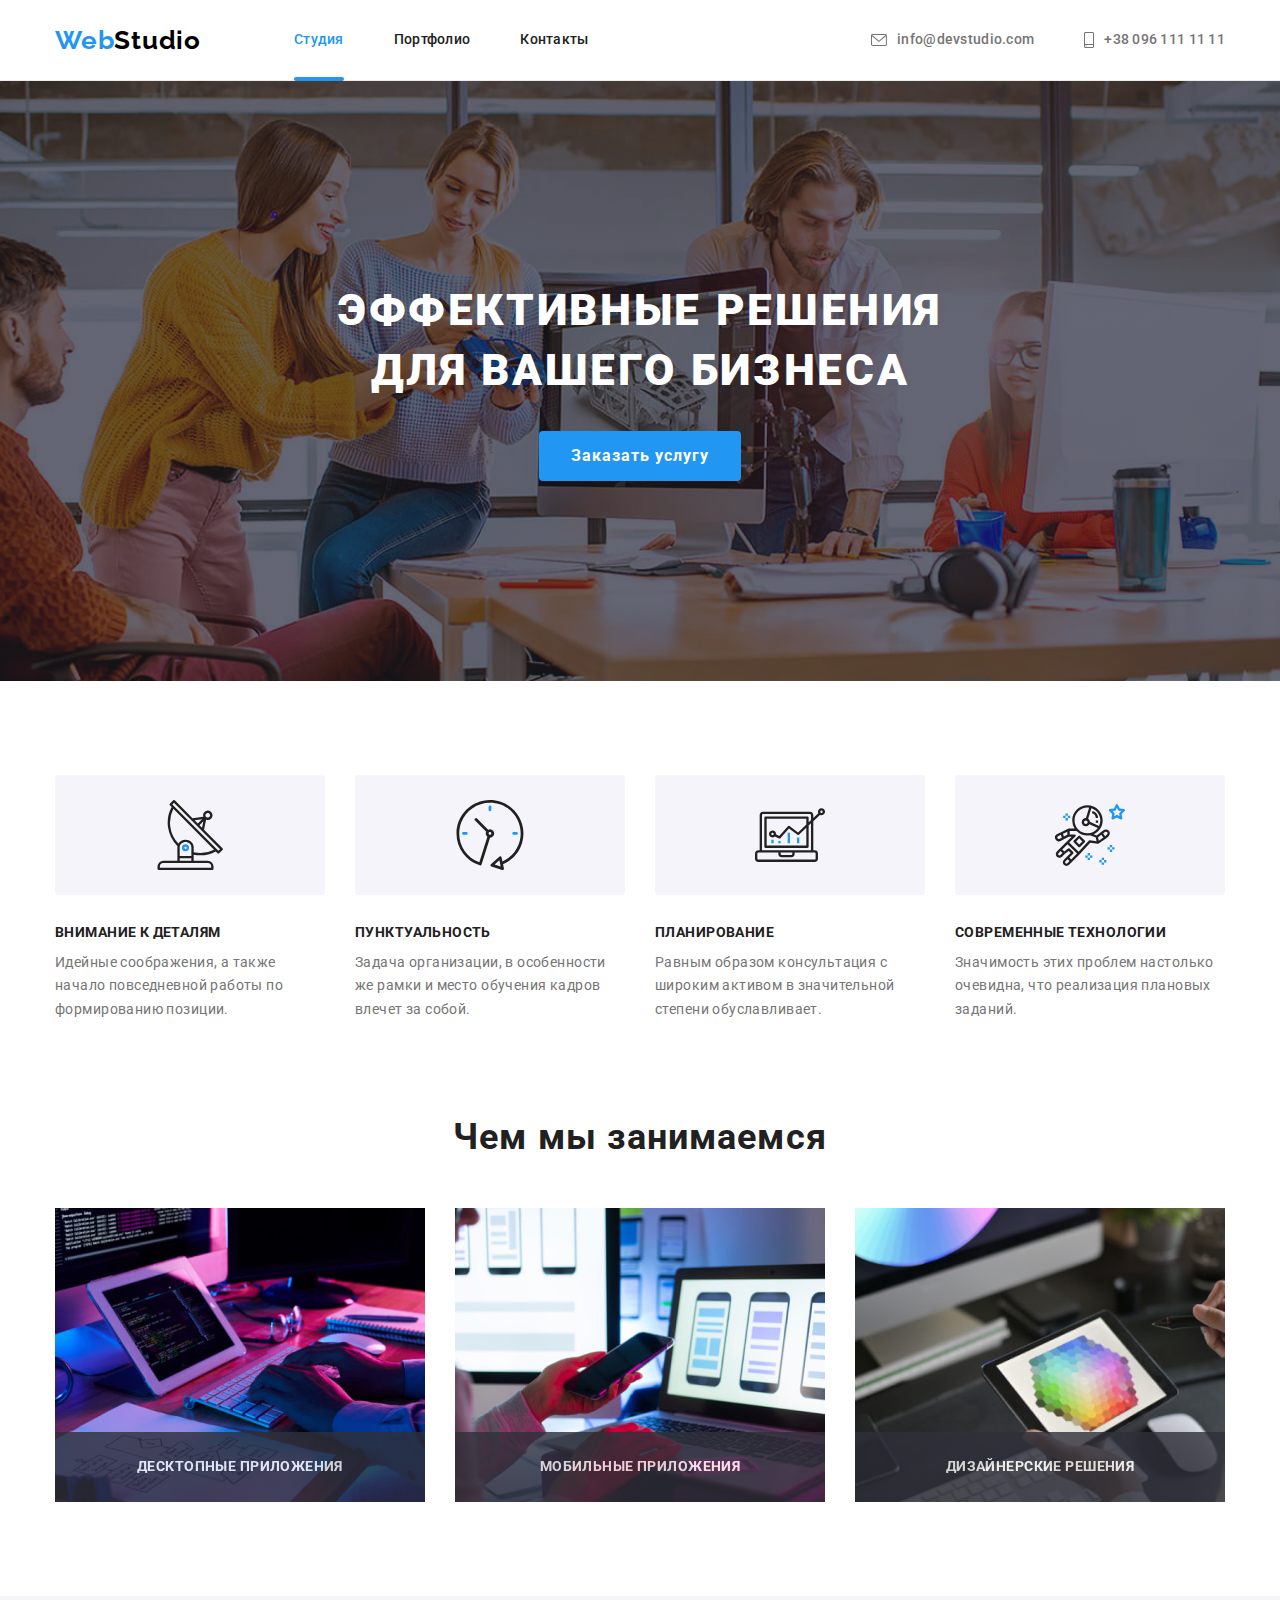
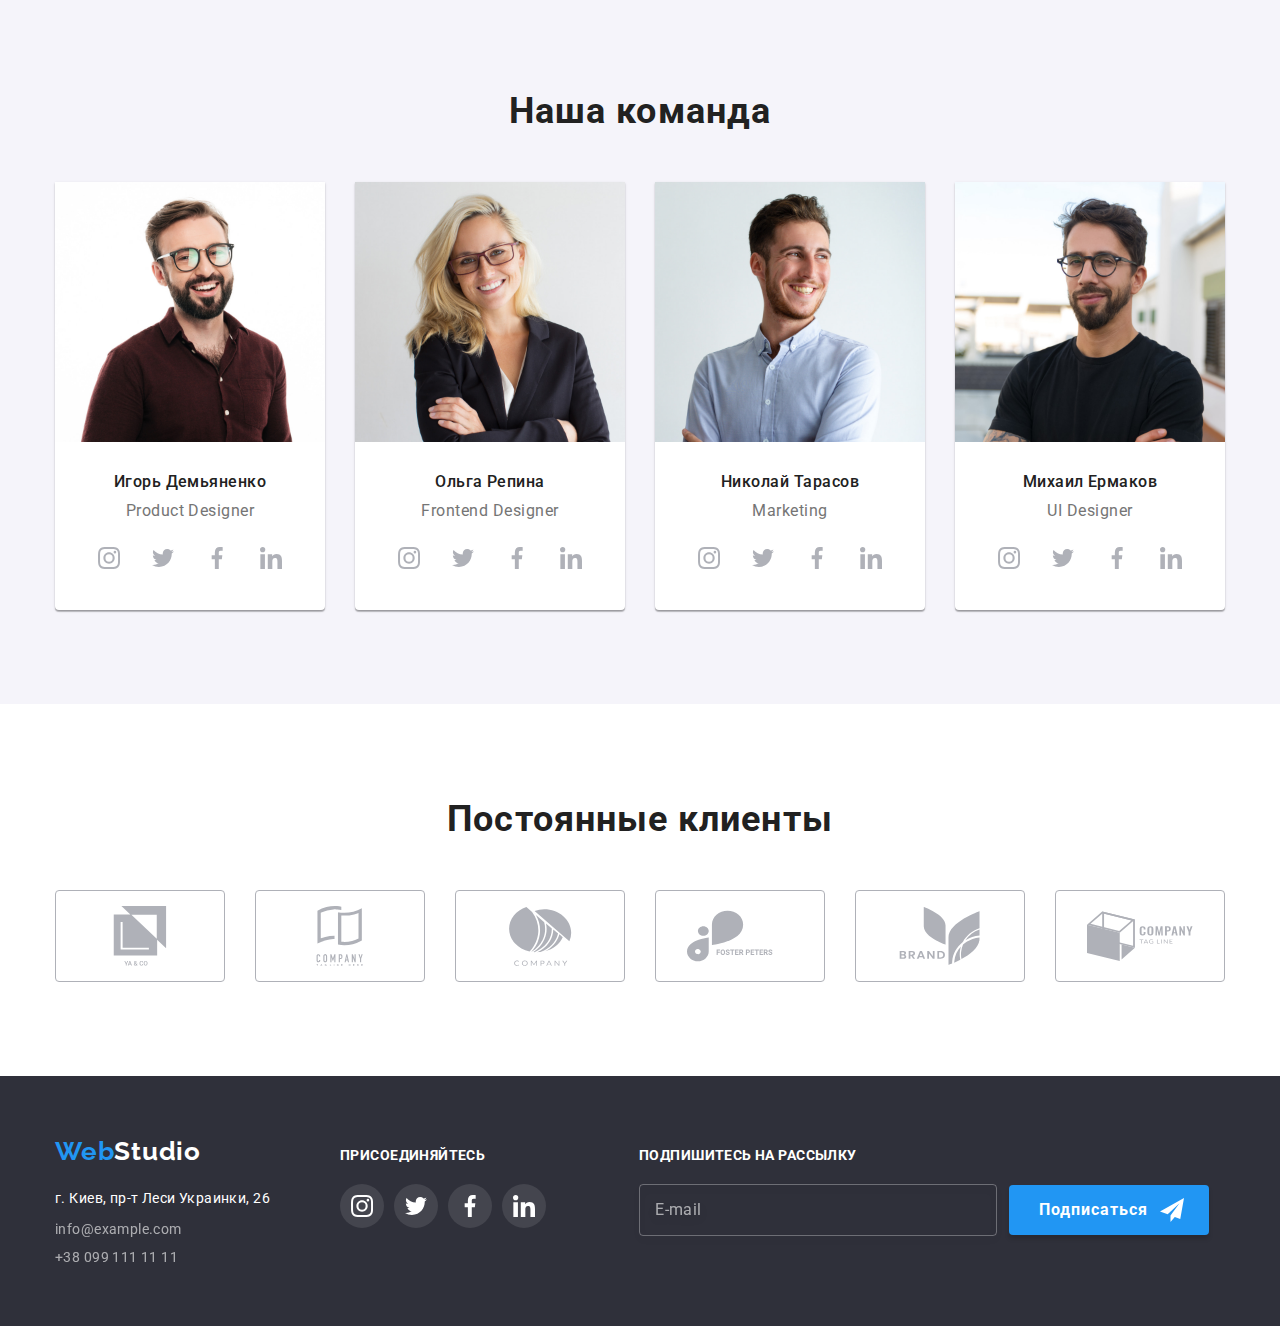
<file: index.html>
<!DOCTYPE html>
<html lang="ru">
    <head>
        <meta charset="UTF-8">
        <meta http-equiv="X-UA-Compatible" content="IE=edge">
        <meta name="viewport" content="width=device-width, initial-scale=1.0">
        <title>WebStudio Студия</title>

        <link rel="stylesheet" href="https://cdn.jsdelivr.net/npm/modern-normalize@1.1.0/modern-normalize.min.css">

        <link rel="preconnect" href="https://fonts.googleapis.com">
        <link rel="preconnect" href="https://fonts.gstatic.com" crossorigin>
        <link href="https://fonts.googleapis.com/css2?family=Raleway:wght@700&family=Roboto:wght@400;500;700;900&display=swap"
        rel="stylesheet">

        <link rel="stylesheet" href="./css/main.min.css">
    </head>

    <body>

        <header class="header">
            <div class="container header__container">
                <a class="header__link link" href="./index.html">
                    <span class="header__logo">Web</span>Studio
                </a>
                <nav class="header-nav">
                    <ul class="header-nav__list list">
                        <li class="header-nav__item">
                            <a class="header-nav__link link current" href="./index.html">Студия</a>
                        </li>
                        <li class="header-nav__item">
                            <a class="header-nav__link link" href="./portfolio.html">Портфолио</a>
                        </li>
                        <li class="header-nav__item">
                            <a class="header-nav__link link" href="">Контакты</a>
                        </li>
                    </ul>
                </nav>
                <ul class="header-contacts__list list">
                    <li class="header-contacts__item">
                        <a class="header-contacts__link link" href="mailto:info@devstudio.com">
                            <svg class="header-contacts__icon" width="16" height="12">
                                <use href="./images/icons.svg#envelope"></use>
                            </svg>
                            info@devstudio.com
                        </a>
                    </li>
                    <li class="header-contacts__item">
                        <a class="header-contacts__link link" href="tel:+380961111111">
                            <svg class="header-contacts__icon" width="10" height="16">
                                <use href="./images/icons.svg#smartphone"></use>
                            </svg>
                            +38 096 111 11 11
                        </a>
                    </li>
                </ul>
            </div>
        </header>

        <main>
            <!-- секция Заказать услугу -->
            <section class="order">
                <div class="container">
                    <h1 class="main-title">Эффективные решения <br>для вашего бизнеса</h1>
                    <button data-modal-open class="main-btn" type="button">Заказать услугу</button>
                </div>
            </section>

            <!-- секция Преимущества -->
            <section class="section advantage">
                <div class="container">
                    <h2 class="title visually-hidden" >Преимущества</h2>
                    <ul class="advantage-list list">
                        <li class="advantage-item">
                            <div  class="advantage-img">
                                <svg class="advantage-icon" width="70" height="70">
                                    <use href="./images/icons.svg#sputnik"></use>
                                </svg>
                            </div>    
                            <h3 class="advantage-title">Внимание к деталям</h3>
                            <p class="advantage-descrtp">Идейные соображения, а также начало повседневной работы по формированию позиции.
                            </p>
                        </li>
                        <li class="advantage-item">
                            <div class="advantage-img">
                                <svg class="advantage-icon" width="70" height="70">
                                    <use href="./images/icons.svg#clock"></use>
                                </svg>
                            </div>
                            <h3 class="advantage-title">Пунктуальность</h3>
                            <p class="advantage-descrtp">Задача организации, в особенности же рамки и место обучения кадров влечет за собой.
                            </p>
                        </li>
                        <li class="advantage-item">
                            <div class="advantage-img">
                                <svg class="advantage-icon" width="70" height="70">
                                    <use href="./images/icons.svg#diagram"></use>
                                </svg>
                            </div>
                            <h3 class="advantage-title">Планирование</h3>
                            <p class="advantage-descrtp">Равным образом консультация с широким активом в значительной степени обуславливает.
                            </p>
                        </li>
                        <li class="advantage-item">
                            <div class="advantage-img">                            
                                <svg class="advantage-icon" width="70" height="70">
                                    <use href="./images/icons.svg#astronaut"></use>
                                </svg>
                            </div>
                            <h3 class="advantage-title">Современные технологии</h3>
                            <p class="advantage-descrtp">Значимость этих проблем настолько очевидна, что реализация плановых заданий.</p>
                        </li>
                    </ul>
                </div>
                
            </section>

            <!-- секция Чем мы занимаемся -->
            <section class="section workboard">
                <div class="container container-workboard">
                    <h2 class="title">Чем мы занимаемся</h2>
                    <ul class="workboard-list list">
                        <li class="workboard-item">
                            <div class="workboard-cont">
                                <img class="workboard-img" src="./images/keyboard.jpg" alt="работа за клавиатурой" width="370" height="294">
                                <p class="workboard-descrtp">Десктопные приложения</p>
                            </div>
                        </li>
                        <li class="workboard-item">
                            <div class="workboard-cont">
                                <img class="workboard-img" src="./images/laptop_phone.jpg" alt="работа с телефоном и с ноутбуком" width="370"
                                height="294">
                                <p class="workboard-descrtp">Мобильные приложения</p>
                            </div>
                        </li>
                        <li class="workboard-item">
                            <div class="workboard-cont">
                                <img class="workboard-img" src="./images/color_palette.jpg" alt="палитра цветов на планшете" width="370"
                                height="294">
                                <p class="workboard-descrtp">Дизайнерские решения</p>
                            </div>
                        </li>
                    </ul>
                </div>
            </section>
                
            <!-- секция Наша команда -->
            <section class="section team">
                <div class="container">
                    <h2 class="title">Наша команда</h2>
                    <ul class="team-list list">
                        <li class="team-item">
                                <img class="member-photo" src="./images/yhor_demyanenko.jpg" alt="Игорь Демьяненко" width="270" height="260">
                                <div class="about-member"> 
                                    <h3 class="member-name">Игорь Демьяненко</h3>
                                    <p class="member-position" lang="en">Product Designer</p>
                                    <ul class="social-list list">
                                        <li class="social-item"> 
                                            <a href="" class="social-link link">
                                                <svg class="social-icon">
                                                    <use href="./images/icons.svg#instagram"></use>
                                                </svg>
                                            </a> 
                                        </li>
                                        <li class="social-item"> 
                                            <a href="" class="social-link link">
                                                <svg class="social-icon">
                                                    <use href="./images/icons.svg#twitter"></use>
                                                </svg>
                                            </a> 
                                        </li>
                                        <li class="social-item"> 
                                            <a href="" class="social-link link">
                                                <svg class="social-icon">
                                                    <use href="./images/icons.svg#facebook"></use>
                                                </svg>
                                            </a> 
                                        </li>
                                        <li class="social-item"> 
                                            <a href="" class="social-link link">
                                                <svg class="social-icon">
                                                    <use href="./images/icons.svg#linkedin"></use>
                                                </svg>
                                            </a> 
                                        </li>
                                    </ul>
                                </div>
                        </li>
                        <li class="team-item">
                                
                                <img class="member-photo" src="./images/olha_repyna.jpg" alt="Ольга Репина" width="270" height="260">
                                <div class="about-member">
                                    <h3 class="member-name">Ольга Репина</h3>
                                    <p class="member-position" lang="en">Frontend Designer</p>
                                    <ul class="social-list list">
                                        <li class="social-item">
                                            <a href="" class="social-link link">
                                                <svg class="social-icon">
                                                    <use href="./images/icons.svg#instagram"></use>
                                                </svg>
                                            </a>
                                        </li>
                                        <li class="social-item">
                                            <a href="" class="social-link link">
                                                <svg class="social-icon">
                                                    <use href="./images/icons.svg#twitter"></use>
                                                </svg>
                                            </a>
                                        </li>
                                        <li class="social-item">
                                            <a href="" class="social-link link">
                                                <svg class="social-icon">
                                                    <use href="./images/icons.svg#facebook"></use>
                                                </svg>
                                            </a>
                                        </li>
                                        <li class="social-item">
                                            <a href="" class="social-link link">
                                                <svg class="social-icon">
                                                    <use href="./images/icons.svg#linkedin"></use>
                                                </svg>
                                            </a>
                                        </li>
                                    </ul>
                                </div>
                        </li>
                        <li class="team-item">
                                <img class="member-photo" src="./images/nykolaj_tarasov.jpg" alt="Николай Тарасов" width="270" height="260">
                                <div class="about-member">
                                    <h3 class="member-name">Николай Тарасов</h3>
                                    <p class="member-position" lang="en">Marketing</p>
                                    <ul class="social-list list">
                                        <li class="social-item">
                                            <a href="" class="social-link link">
                                                <svg class="social-icon">
                                                    <use href="./images/icons.svg#instagram"></use>
                                                </svg>
                                            </a>
                                        </li>
                                        <li class="social-item">
                                            <a href="" class="social-link link">
                                                <svg class="social-icon">
                                                    <use href="./images/icons.svg#twitter"></use>
                                                </svg>
                                            </a>
                                        </li>
                                        <li class="social-item">
                                            <a href="" class="social-link link">
                                                <svg class="social-icon">
                                                    <use href="./images/icons.svg#facebook"></use>
                                                </svg>
                                            </a>
                                        </li>
                                        <li class="social-item">
                                            <a href="" class="social-link link">
                                                <svg class="social-icon">
                                                    <use href="./images/icons.svg#linkedin"></use>
                                                </svg>
                                            </a>
                                        </li>
                                    </ul>
                                </div>
                        </li>
                        <li class="team-item">
                                <img class="member-photo" src="./images/myxayl_ermakov.jpg" alt="Михаил Ермаков" width="270" height="260">
                                <div class="about-member">
                                    <h3 class="member-name">Михаил Ермаков</h3>
                                    <p class="member-position" lang="en">UI Designer</p>
                                    <ul class="social-list list">
                                        <li class="social-item">
                                            <a href="" class="social-link link">
                                                <svg class="social-icon">
                                                    <use href="./images/icons.svg#instagram"></use>
                                                </svg>
                                            </a>
                                        </li>
                                        <li class="social-item">
                                            <a href="" class="social-link link">
                                                <svg class="social-icon">
                                                    <use href="./images/icons.svg#twitter"></use>
                                                </svg>
                                            </a>
                                        </li>
                                        <li class="social-item">
                                            <a href="" class="social-link link">
                                                <svg class="social-icon">
                                                    <use href="./images/icons.svg#facebook"></use>
                                                </svg>
                                            </a>
                                        </li>
                                        <li class="social-item">
                                            <a href="" class="social-link link">
                                                <svg class="social-icon">
                                                    <use href="./images/icons.svg#linkedin"></use>
                                                </svg>
                                            </a>
                                        </li>
                                    </ul>
                                </div>
                        </li>
                    </ul>
                </div>
            </section>

            <!-- секция Постоянные клиенты -->
            <section class="section clients">
                <div class="container container-clients">
                    <h2 class="title">Постоянные клиенты</h2>
                    <ul class="clients-list list">
                        <li class="clients-item">
                            <a class="clients-link link" href="">
                                <svg class="clients-logo-icon" width="106" height="60">
                                    <use href="./images/icons.svg#ya-go"></use>
                                </svg>
                            </a>
                        </li> 
                        <li class="clients-item">
                            <a class="clients-link link" href="">
                                <svg class="clients-logo-icon" width="106" height="60">
                                    <use href="./images/icons.svg#company-tag-line-here"></use>
                                </svg>
                            </a>  
                        </li>
                        <li class="clients-item">
                            <a class="clients-link link" href="">
                                <svg class="clients-logo-icon" width="106" height="60">
                                    <use href="./images/icons.svg#company"></use>
                                </svg>
                            </a>    
                        </li>
                        <li class="clients-item">
                            <a class="clients-link link" href="">
                                <svg class="clients-logo-icon" width="106" height="60">
                                    <use href="./images/icons.svg#foster-peters"></use>
                                </svg>
                            </a>
                        </li>
                        <li class="clients-item">
                            <a class="clients-link link" href="">
                                <svg class="clients-logo-icon" width="106" height="60">
                                    <use href="./images/icons.svg#brand"></use>
                                </svg>
                            </a>  
                        </li>
                        <li class="clients-item">
                            <a class="clients-link link" href="">
                                <svg class="clients-logo-icon" width="106" height="60">
                                    <use href="./images/icons.svg#company-tag-line"></use>
                                </svg>
                            </a>  
                        </li>
                    </ul>
                </div>
            </section>
        </main>

        <footer class="footer">
            <div class="container footer-container">
                <div class="footer-address">
                    <a class="footer-link link" href="./index.html">
                        <span class="header__logo">Web</span>Studio
                    </a>
                    <address class="contacts">
                            <p class="address">г. Киев, пр-т Леси Украинки, 26</p>
                            <ul class="footer-contacts-list list">
                                <li class="footer-contacts-item">
                                    <a class="footer-mail link" href="mailto:info@example.com">info@example.com</a>
                                </li>
                                <li class="footer-contacts-item">
                                    <a class="footer-tel link" href="tel:+380991111111"> +38 099 111 11 11</a>
                                </li>
                            </ul>
                    </address>
                </div>
                <div class="footer-socials">
                    <p class="footer-social-follow">присоединяйтесь</p>
                    <ul class="footer-social-list list">
                        <li class="social-item">
                            <a href="" class="footer-social-link link">
                                <svg class="footer-social-icon">
                                    <use href="./images/icons.svg#instagram"></use>
                                </svg>
                            </a>
                        </li>
                        <li class="social-item">
                            <a href="" class="footer-social-link link">
                                <svg class="footer-social-icon">
                                    <use href="./images/icons.svg#twitter"></use>
                                </svg>
                            </a>
                        </li>
                        <li class="social-item">
                            <a href="" class="footer-social-link link">
                                <svg class="footer-social-icon">
                                    <use href="./images/icons.svg#facebook"></use>
                                </svg>
                            </a>
                        </li>
                        <li class="social-item">
                            <a href="" class="footer-social-link link">
                                <svg class="footer-social-icon">
                                    <use href="./images/icons.svg#linkedin"></use>
                                </svg>
                            </a>
                        </li>
                    </ul>
                </div>
                <form class="form">
                    <label class="form-label">
                        <span class="label-text">Подпишитесь на рассылку</span>
                        <input type="email" class="form-input" name="mail" placeholder="E-mail" required>
                    </label>
                
                    <button class="submit-btn" type="submit">Подписаться
                        <span>
                            <svg class="send-icon" width="24" height="24">
                            <use href="./images/icons.svg#send"></use>
                            </svg>
                        </span>
                    </button>
                </form>
            </div>
        </footer>

        <div class="backdrop is-hidden" data-modal>
            <div class="modal">
                <button data-modal-close type="button" class="exit-btn">
                    <span>
                        <svg class="exit-btn-icon" width="11" height="11">
                            <use href="./images/icons.svg#modal-close"></use>
                        </svg>
                    </span>
                </button>
                <p class="text-modal">Оставьте свои данные, мы вам перезвоним</p>

                <form class="modal-form">

                    <label class="form-label-modal">
                        <span class="label-text-modal">Имя</span>
                        <svg class="icon-mod" width="12" height="12">
                            <use href="./images/icons.svg#name"></use>
                        </svg>
                        <input type="text" class="form-input-modal" name="name-modal" required>
                    </label>
                    
                    <label class="form-label-modal">
                        <span class="label-text-modal">Телефон</span>
                        <svg class="icon-mod" width="13" height="13">
                            <use href="./images/icons.svg#phone"></use>
                        </svg>
                        <input type="tel" class="form-input-modal" name="tel-modal" required>
                    </label>

                    <label class="form-label-modal">
                        <span class="label-text-modal">Почта</span>
                        <svg class="icon-mod" width="15" height="12">
                            <use href="./images/icons.svg#mail"></use>
                        </svg> 
                        <input type="email" class="form-input-modal" name="mail-modal" required>
                    </label>

                    <label class="form-label-modal">
                        <span class="label-text-modal">Комментарий</span>
                        <textarea class="form-input-modal textarea" name="coment-modal" placeholder="Введите текст" rows="5" spellcheck="false"></textarea>
                    </label>

                    <label class="checkbox-label-modal">
                        <input type="checkbox" class="checkbox" required>
                        <span class="checkbox-icon"></span>
                        <span class="checkbox-text-modal">Соглашаюсь с рассылкой и принимаю 
                            <span class="checkbox-link" >Условия договора</span>
                        </span>
                    </label>
                
                    <button class="submit-btn-modal" type="submit">Отправить</button>
                </form>
            </div>
        </div>
        <script src="./js/modal.js">
        </script>

    </body>
</html>
</file>
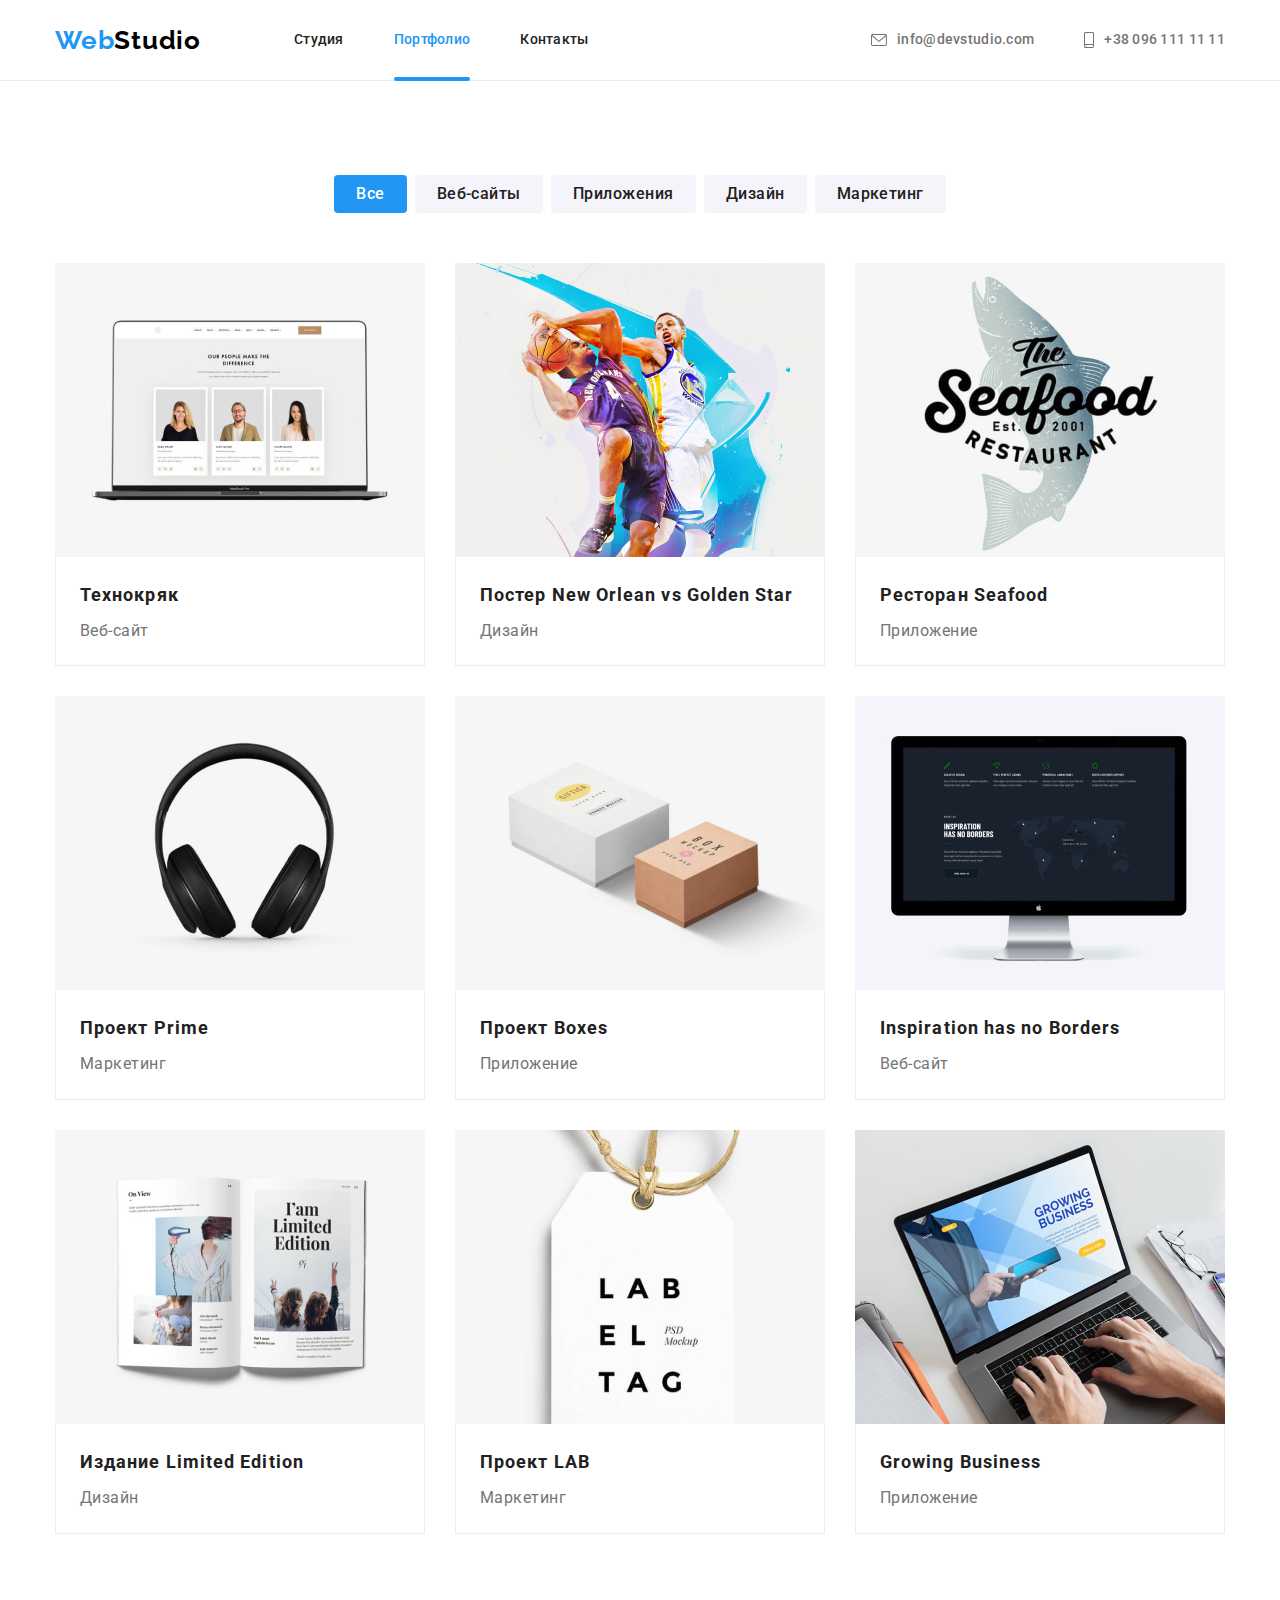
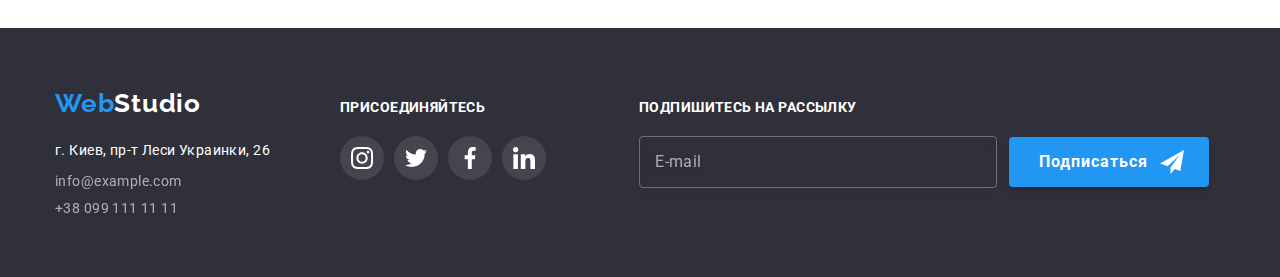
<file: portfolio.html>
<!DOCTYPE html>
<html lang="ru">
    <head>
        <meta charset="UTF-8">
        <meta http-equiv="X-UA-Compatible" content="IE=edge">
        <meta name="viewport" content="width=device-width, initial-scale=1.0">
        <title>WebStudio Портфолио</title>

        <link rel="stylesheet" href="https://cdn.jsdelivr.net/npm/modern-normalize@1.1.0/modern-normalize.min.css">

        <link rel="preconnect" href="https://fonts.googleapis.com">
        <link rel="preconnect" href="https://fonts.gstatic.com" crossorigin>
        <link href="https://fonts.googleapis.com/css2?family=Raleway:wght@700&family=Roboto:wght@400;500;700;900&display=swap"
            rel="stylesheet">

        <link rel="stylesheet" href="./css/main.min.css">
    </head>

    <body>

        <header class="header">
            <div class="container header__container">
                <a class="header__link link" href="./index.html">
                    <span class="header__logo">Web</span>Studio
                </a>
                <nav class="header-nav">
                    <ul class="header-nav__list list">
                        <li class="header-nav__item">
                            <a class="header-nav__link link" href="./index.html">Студия</a>
                        </li>
                        <li class="header-nav__item">
                            <a class="header-nav__link link current" href="./portfolio.html">Портфолио</a>
                        </li>
                        <li class="header-nav__item">
                            <a class="header-nav__link link" href="">Контакты</a>
                        </li>
                    </ul>
                </nav>
                <ul class="header-contacts__list list">
                    <li class="header-contacts__item">
                        <a class="header-contacts__link link" href="mailto:info@devstudio.com">
                            <svg class="header-contacts__icon" width="16" height="12">
                                <use href="./images/icons.svg#envelope"></use>
                            </svg>
                            info@devstudio.com
                        </a>
                    </li>
                    <li class="header-contacts__item">
                        <a class="header-contacts__link link" href="tel:+380961111111">
                            <svg class="header-contacts__icon" width="10" height="16">
                                <use href="./images/icons.svg#smartphone"></use>
                            </svg>
                            +38 096 111 11 11
                        </a>
                    </li>
                </ul>
            </div>
        </header>

        <main>
            <!-- секция Портфолио -->
            <section class="section portfolio">
                <div class="container portfolio-container">
                    <h2 class="title visually-hidden">Портфолио</h2>
                    <ul class="filter-list list">
                        <li class="filter-item"> 
                            <button class="filter-btn current-filter" type="button">Все</button> 
                        </li>
                        <li class="filter-item">
                            <button class="filter-btn" type="button">Веб-сайты</button>
                        </li>
                        <li class="filter-item">
                            <button class="filter-btn" type="button">Приложения</button>
                        </li>
                        <li class="filter-item">
                            <button class="filter-btn" type="button">Дизайн</button>
                        </li>
                        <li class="filter-item">
                            <button class="filter-btn" type="button">Маркетинг</button>
                        </li>
                    </ul>
                                    
                    <ul class="works-list list">
                        <li class="works-item">
                            <a class="works-link link" href="">
                                <div class="works-thumb">
                                    <img class="works-img" src="./images/opened-laptop.jpg" 
                                    alt="Открытый ноутбук" 
                                    width="370" height="294">
                                    <p class="works-descr">Технокряк это современная площадка распространения коронавируса. Компании используют эту платформу для цифрового шпионажа и атак на защищённые сервера конкурентов.</p>
                                </div>
                                <div class="works-item-container">                                    <h3 class="works-name">Технокряк</h3>
                                    <p class="works-type">Веб-сайт</p>
                               </div> 
                            </a>
                        </li>
                        <li class="works-item">
                            <a class="works-link link" href="">
                                <div class="works-thumb">
                                   <img class="works-img" src="./images/basketball-players.jpg" 
                                alt="Постер баскетбольной игры" 
                                width="370" height="294">
                                    <p class="works-descr">New Orlean vs Golden Star</p>
                                </div>
                                <div class="works-item-container">
                                    <h3 class="works-name">Постер New Orlean vs Golden Star</h3>
                                    <p class="works-type">Дизайн</p>
                                </div>
                            </a>
                        </li>
                        <li class="works-item">
                            <a class="works-link link" href="">
                                <div class="works-thumb">
                                    <img class="works-img" src="./images/logo-seafood.jpg" 
                                    alt="Логотип ресторана Seafood" 
                                    width="370" height="294">
                                    <p class="works-descr">Seafood</p>
                                </div>
                                <div class="works-item-container">
                                    <h3 class="works-name">Ресторан Seafood</h3>
                                    <p class="works-type">Приложение</p>
                                </div>
                            </a>
                        </li>
                        <li class="works-item">
                            <a class="works-link link" href="">
                                <div class="works-thumb">
                                    <img class="works-img" src="./images/headphones.jpg" 
                                    alt="Наушники" 
                                    width="370" height="294">
                                    <p class="works-descr">Prime</p>
                                </div>
                                <div class="works-item-container">
                                    <h3 class="works-name">Проект Prime</h3>
                                    <p class="works-type">Маркетинг</p>
                                </div>                                
                            </a>
                        </li>
                        <li class="works-item">
                            <a class="works-link link" href="">
                                <div class="works-thumb">
                                    <img class="works-img" src="./images/boxes.jpg" 
                                    alt="Две коробки" 
                                    width="370" height="294">
                                    <p class="works-descr">Boxes</p>
                                </div>
                                <div class="works-item-container">
                                    <h3 class="works-name">Проект Boxes</h3>
                                    <p class="works-type">Приложение</p>
                                </div>
                            </a>
                        </li>
                        <li class="works-item">
                            <a class="works-link link" href="">
                                <div class="works-thumb">
                                    <img class="works-img" src="./images/monitor.jpg" 
                                    alt="Монитор" 
                                    width="370" height="294">
                                    <p class="works-descr">Inspiration has no Borders</p>
                                </div>
                                <div class="works-item-container">
                                    <h3 class="works-name">Inspiration has no Borders</h3>
                                    <p class="works-type">Веб-сайт</p>
                                </div>                      
                            </a>
                        </li>
                        <li class="works-item">
                            <a class="works-link link" href="">
                                <div class="works-thumb">
                                    <img class="works-img" src="./images/opened-book.jpg" 
                                    alt="Открытая книга" 
                                    width="370" height="294">
                                    <p class="works-descr">Limited Edition</p>
                                </div>
                                <div class="works-item-container">
                                    <h3 class="works-name">Издание Limited Edition</h3>
                                    <p class="works-type">Дизайн</p>
                                </div>
                            </a>
                        </li>
                        <li class="works-item">
                            <a class="works-link link" href="">
                                <div class="works-thumb">
                                    <img class="works-img" src="./images/label.jpg" 
                                    alt="Этикетка" 
                                    width="370" height="294">
                                    <p class="works-descr">LAB</p>
                                </div>
                                <div class="works-item-container"><h3 class="works-name">Проект LAB</h3>
                                    <p class="works-type">Маркетинг</p>
                                </div>
                            </a>
                        </li>
                        <li class="works-item">
                            <a class="works-link link" href="">
                                <div class="works-thumb">
                                    <img class="works-img" src="./images/work-on-laptop.jpg" 
                                    alt="Работа за ноутбуком" 
                                    width="370" height="294">
                                    <p class="works-descr">Growing Business</p>
                                </div>
                                <div class="works-item-container">
                                    <h3 class="works-name">Growing Business</h3>
                                    <p class="works-type">Приложение</p>
                                </div>
                            </a>
                        </li>
                    </ul>
                </div>
            </section>
        </main>

        <footer class="footer">
            <div class="container footer-container">
                <div class="footer-address">
                    <a class="footer-link link" href="./index.html">
                        <span class="header__logo">Web</span>Studio
                    </a>
                    <address class="contacts">
                        <p class="address">г. Киев, пр-т Леси Украинки, 26</p>
                        <ul class="footer-contacts-list list">
                            <li class="footer-contacts-item">
                                <a class="footer-mail link" href="mailto:info@example.com">info@example.com</a>
                            </li>
                            <li class="footer-contacts-item">
                                <a class="footer-tel link" href="tel:+380991111111"> +38 099 111 11 11</a>
                            </li>
                        </ul>
                    </address>
                </div>
                <div class="footer-socials">
                    <p class="footer-social-follow">присоединяйтесь</p>
                    <ul class="footer-social-list list">
                        <li class="social-item">
                            <a href="" class="footer-social-link link">
                                <svg class="footer-social-icon">
                                    <use href="./images/icons.svg#instagram"></use>
                                </svg>
                            </a>
                        </li>
                        <li class="social-item">
                            <a href="" class="footer-social-link link">
                                <svg class="footer-social-icon">
                                    <use href="./images/icons.svg#twitter"></use>
                                </svg>
                            </a>
                        </li>
                        <li class="social-item">
                            <a href="" class="footer-social-link link">
                                <svg class="footer-social-icon">
                                    <use href="./images/icons.svg#facebook"></use>
                                </svg>
                            </a>
                        </li>
                        <li class="social-item">
                            <a href="" class="footer-social-link link">
                                <svg class="footer-social-icon">
                                    <use href="./images/icons.svg#linkedin"></use>
                                </svg>
                            </a>
                        </li>
                    </ul>
                </div>
                <form class="form">
                    <label class="form-label">
                        <span class="label-text">Подпишитесь на рассылку</span>
                        <input type="email" class="form-input" name="mail" placeholder="E-mail" required>
                    </label>
            
                    <button class="submit-btn" type="submit">Подписаться
                        <span>
                            <svg class="send-icon" width="24" height="24">
                                <use href="./images/icons.svg#send"></use>
                            </svg>
                        </span>
                    </button>
                </form>
            </div>
        </footer>
        
    </body>
</html>
</file>
<file: css/main.min.css>
:root{--primary-font: 'Roboto', sans-serif;--secondary-font: 'Raleway', sans-serif;--primary-txt: #212121;--secondary-txt: #757575;--light-txt: #ffffff;--accent-txt: #2196f3;--logo-txt: #000000;--primary-bg: #ffffff;--secondary-bg: #2f303a;--third-bg: #f5f4fa;--main-btn-bg: #2196f3;--hover-main-btn-bg: #188ce8;--filter-btn-bg: #f5f4fa;--hover-filter-btn-bg: #2196f3;--primary-border: #eeeeee;--header-border: #ececec;--primary-icon: #afb1b8;--accent-icon: #ffffff;--hover-icon-bg: #2196f3;--time-duration: 250ms;--time-fun: cubic-bezier(0.4, 0, 0.2, 1)}.visually-hidden{position:absolute;width:1px;height:1px;margin:-1px;border:0;padding:0;white-space:nowrap;clip-path:inset(100%);clip:rect(0 0 0 0);overflow:hidden}h1,h2,h3,h4,p{margin-top:0}h2:last-child,h1:last-child,h3:last-child,h4:last-child,p:last-child{margin-bottom:0}.link{text-decoration:none;position:relative}.list{padding-left:0;margin-top:0;margin-bottom:0;list-style:none}body{font-family:var(--primary-font);color:var(--primary-txt)}img{display:block}input,textarea{outline:transparent}textarea{resize:none}.section{padding-top:94px;padding-bottom:94px}.title{margin-bottom:50px;font-family:var(--primary-font);font-weight:700;font-size:36px;line-height:1.17;text-align:center;letter-spacing:0.03em}.container{width:1200px;padding-left:15px;padding-right:15px;margin-left:auto;margin-right:auto}.main-btn{min-width:160px;max-width:300px;padding:10px 32px;border-radius:4px;border:0;font-weight:700;font-size:16px;line-height:1.88;align-items:center;text-align:center;letter-spacing:0.06em;color:var(--light-txt);background-color:var(--main-btn-bg);cursor:pointer;transition-property:background-color;transition-duration:var(--time-duration);transition-timing-function:var(--time-fun)}.main-btn:hover,.main-btn:focus{background-color:var(--hover-main-btn-bg)}.submit-btn-modal{width:200px;height:50px;font-family:var(--primary-font);font-weight:700;font-size:16px;line-height:1.87;display:flex;align-items:center;justify-content:center;letter-spacing:0.06em;color:var(--light-txt);background:var(--main-btn-bg);box-shadow:0px 4px 4px rgba(0,0,0,0.15);border-radius:4px;margin-left:auto;margin-right:auto;cursor:pointer;border:none;transition-property:background-color, box-shadow;transition-duration:var(--time-duration);transition-timing-function:var(--time-fun)}.submit-btn-modal:hover,.submit-btn-modal:focus{background:var(--hover-main-btn-bg)}.backdrop{position:fixed;top:0;left:0;width:100%;height:100%;background-color:rgba(0,0,0,0.2);transition-property:opacity, visibility;transition-duration:var(--time-duration);transition-timing-function:var(--time-fun)}.backdrop.is-hidden{visibility:hidden;opacity:0;pointer-events:none}.modal{position:absolute;top:50%;left:50%;transform:translate(-50%, -50%);width:528px;height:581px;background:var(--primary-bg);box-shadow:0px 1px 3px rgba(0,0,0,0.12),0px 1px 1px rgba(0,0,0,0.14),0px 2px 1px rgba(0,0,0,0.2);border-radius:4px;padding:40px}.exit-btn{position:absolute;top:8px;right:8px;width:30px;height:30px;background:var(--primary-bg);border:1px solid rgba(0,0,0,0.1);box-sizing:border-box;border-radius:50%;cursor:pointer;display:flex;align-items:flex-end;justify-content:center;transition-property:fill;transition-duration:var(--time-duration);transition-timing-function:var(--time-fun)}.exit-btn:hover .exit-btn-icon,.exit-btn:focus .exit-btn-icon{fill:var(--hover-icon-bg)}.exit-btn-icon{height:18px;width:18px}.text-modal{font-family:var(--primary-font);font-weight:700;font-size:20px;line-height:1.15;text-align:center;letter-spacing:0.03em;color:var(--primary-txt);margin-bottom:12px}.form-label-modal{position:relative;display:flex;flex-direction:column}.form-label-modal:focus-within>.icon-mod{fill:var(--hover-icon-bg)}.form-label-modal:focus-within>.form-input-modal{border:1px solid var(--main-btn-bg)}.label-text-modal{font-family:var(--primary-font);font-size:12px;line-height:1.16;letter-spacing:0.01em;color:var(--secondary-txt);margin-bottom:4px}.icon-mod{position:absolute;transform:translate(-50%, -50%);bottom:18px;left:21px;transition-property:fill;transition-duration:var(--time-duration);transition-timing-function:var(--time-fun)}.form-input-modal{width:448px;height:40px;border:1px solid rgba(33,33,33,0.2);box-sizing:border-box;border-radius:4px;margin-bottom:10px;padding-left:42px;transition-property:border-color;transition-duration:var(--time-duration);transition-timing-function:var(--time-fun)}.form-input-modal.textarea{width:448px;height:120px;border:1px solid rgba(33,33,33,0.2);box-sizing:border-box;border-radius:4px;padding:12px 16px;font-family:var(--primary-font);font-size:14px;line-height:1.14;letter-spacing:0.01em}.form-input-modal.textarea::placeholder{color:rgba(117,117,117,0.5)}.checkbox-label-modal{white-space:nowrap;display:block;margin:0 0 30px 31px;cursor:pointer;position:relative}.checkbox{--webkit-appearance: none;--moz-appeance: none;appearance:none}.checkbox-icon{position:absolute;left:-14px;bottom:-2px;transform:translate(-50%, -50%);display:inline-block;width:16px;height:15px;border-radius:2px;background-color:var(--primary-bg);background-image:url(../images/checkbox.svg);background-repeat:no-repeat;background-position:center}.checkbox:checked+.checkbox-icon{background-color:var(--hover-icon-bg);background-image:url(../images/check-submit.svg)}.checkbox-text-modal{font-family:var(--primary-font);font-size:14px;line-height:1.71;letter-spacing:0.03em;color:var(--secondary-txt)}.checkbox-link{color:var(--accent-txt);display:inline;text-decoration:underline}.header{border-bottom:1px solid var(--header-border)}.header__container{display:flex;align-items:center}.header__link{margin-right:93px;font-family:var(--secondary-font);font-weight:700;font-size:26px;line-height:1.19;letter-spacing:0.03em;color:var(--logo-txt)}.header__logo{color:var(--accent-txt)}.header-nav__list{display:flex}.header-nav__link{display:block;padding-top:32px;padding-bottom:32px;font-weight:500;font-size:14px;line-height:1.14;letter-spacing:0.02em;color:var(--primary-txt);transition-property:color;transition-duration:var(--time-duration);transition-timing-function:var(--time-fun)}.header-nav__link:hover,.header-nav__link:focus{color:var(--accent-txt)}.header-nav__item{margin-right:50px}.header-nav__item:last-child{margin-right:0}.header-contacts__list{margin-left:auto;display:flex;align-items:center}.header-contacts__item:not(:last-child){margin-right:50px}.header-contacts__link{display:flex;align-items:center;font-weight:500;font-size:14px;line-height:1.14;letter-spacing:0.02em;color:var(--secondary-txt);transition-property:color;transition-duration:var(--time-duration);transition-timing-function:var(--time-fun)}.header-contacts__link:hover,.header-contacts__link:focus{color:var(--accent-txt)}.header-contacts__icon{margin-right:10px;fill:currentColor}.current{color:var(--accent-txt)}.current::after{position:absolute;bottom:-1px;left:0;content:'';display:block;width:100%;height:4px;border-radius:2px;background-color:var(--accent-txt)}.order{text-align:center;max-width:1600px;margin-left:auto;margin-right:auto;padding-top:200px;padding-bottom:200px;background-color:var(--secondary-bg);background-image:linear-gradient(to right, rgba(47,48,58,0.4), rgba(47,48,58,0.4)),url(../images/bg-hero.png);background-position:center;background-size:cover;background-repeat:no-repeat}.main-title{margin-bottom:30px;font-weight:900;font-size:44px;line-height:1.36;text-align:center;letter-spacing:0.06em;text-transform:uppercase;color:var(--light-txt)}.advantage-list{display:flex}.advantage-item{max-width:270px;margin-right:30px}.advantage-item:last-child{margin-right:0}.advantage-img{display:flex;justify-content:center;align-items:center;width:270px;height:120px;background:var(--third-bg);border-radius:4px;margin-bottom:30px}.advantage-title{margin-bottom:10px;font-weight:700;font-size:14px;line-height:1.14;letter-spacing:0.03em;text-transform:uppercase}.advantage-descrtp{font-size:14px;line-height:1.7;letter-spacing:0.03em;color:var(--secondary-txt)}.section.workboard{padding-top:0}.workboard-list{display:flex}.workboard-item{margin-right:30px}.workboard-item:last-child{margin-right:0}.workboard-cont{position:relative}.workboard-descrtp{display:flex;align-items:center;justify-content:center;width:100%;height:70px;position:absolute;bottom:0;left:0;color:var(--light-txt);background-color:var(--secondary-bg);opacity:0.8;font-family:var(--primary-font);font-weight:700;font-size:14px;line-height:1.14;letter-spacing:0.03em;text-transform:uppercase;text-align:center}.team{background-color:var(--third-bg)}.team-list{display:flex}.team-item{margin-right:30px;box-shadow:0px 1px 3px rgba(0,0,0,0.12),0px 1px 1px rgba(0,0,0,0.14),0px 2px 1px rgba(0,0,0,0.2);border-radius:0px 0px 4px 4px;background-color:var(--primary-bg)}.team-item:last-child{margin-right:0}.about-member{padding-top:30px;padding-bottom:30px}.member-name{margin-bottom:10px;font-weight:500;font-size:16px;line-height:1.19;text-align:center;letter-spacing:0.03em}.member-position{font-size:16px;line-height:1.19;text-align:center;letter-spacing:0.03em;color:var(--secondary-txt)}.social-list{display:flex;justify-content:center}.social-item{margin-right:10px}.social-item:last-child{margin-right:0}.social-link{display:flex;width:44px;height:44px;background-color:var(--primary-bg);border-radius:50%;justify-content:center;align-items:center;transition-property:background-color;transition-duration:var(--time-duration);transition-timing-function:var(--time-fun)}.social-link:hover,.social-link:focus{background-color:var(--hover-icon-bg)}.social-icon{width:22px;height:22px;fill:var(--primary-icon);transition-property:fill;transition-duration:var(--time-duration);transition-timing-function:var(--time-fun)}.social-link:hover .social-icon,.social-icon:focus .social-icon{fill:var(--accent-icon)}.clients-list{display:flex;align-items:center;margin-top:-30px;margin-right:-30px}.clients-item{flex-basis:calc(100% / 6 - 30px);margin-top:30px;margin-right:30px;display:flex;width:170px;height:92px;border:1px solid var(--primary-icon);box-sizing:border-box;border-radius:4px;cursor:pointer;justify-content:center;align-items:center;transition-property:border-color;transition-duration:var(--time-duration);transition-timing-function:var(--time-fun)}.clients-item:hover,.clients-item:focus{border-color:var(--hover-icon-bg)}.clients-link{display:flex;width:100%;height:100%;justify-content:center;align-items:center;color:currentColor;cursor:pointer;fill:var(--primary-icon);transition-property:fill;transition-duration:var(--time-duration);transition-timing-function:var(--time-fun)}.clients-link:focus,.clients-link:hover{fill:var(--hover-icon-bg)}.clients-logo-icon{color:currentColor}.footer{background-color:var(--secondary-bg);padding-top:60px;padding-bottom:60px}.footer-container{display:flex;align-items:baseline}.footer-address{margin-right:70px}.footer-link{display:block;font-family:var(--secondary-font);font-weight:700;font-size:26px;line-height:1.19;letter-spacing:0.03em;color:var(--light-txt);margin-bottom:20px}.contacts{font-style:normal}.address{margin-bottom:9px;font-size:14px;line-height:1.7;letter-spacing:0.03em;color:var(--light-txt)}.footer-mail,.footer-tel{font-size:14px;line-height:1.14;letter-spacing:0.03em;color:var(--light-txt);opacity:0.6;transition-property:color;transition-duration:var(--time-duration);transition-timing-function:var(--time-fun)}.footer-mail:hover,.footer-tel:hover,.footer-mail:focus,.footer-tel:focus{color:var(--accent-txt)}.footer-contacts-item:not(:last-child){margin-bottom:9px}.footer-socials{margin-right:93px}.footer-social-follow{font-family:var(--primary-font);font-weight:700;font-size:14px;line-height:1.14;letter-spacing:0.03em;text-transform:uppercase;color:var(--light-txt);margin-bottom:20px}.footer-social-list{display:flex}.footer-social-link{background-color:rgba(255,255,255,0.1);cursor:pointer;display:flex;width:44px;height:44px;border-radius:50%;justify-content:center;align-items:center;transition-property:background;transition-duration:var(--time-duration);transition-timing-function:var(--time-fun)}.footer-social-link:hover,.footer-social-link:focus{background-color:var(--hover-icon-bg);opacity:1}.footer-social-icon{width:22px;height:22px;fill:var(--accent-icon);opacity:1;transition-property:background-color;transition-duration:var(--time-duration);transition-timing-function:var(--time-fun)}.form{display:flex;align-items:flex-end}.form-label{display:flex;flex-direction:column;padding-right:12px}.label-text{font-family:var(--primary-font);font-weight:700;font-size:14px;line-height:1.14;letter-spacing:0.03em;text-transform:uppercase;color:var(--light-txt);margin-bottom:20px}.form-input{font-family:var(--primary-font);font-size:16px;line-height:1.25;display:flex;align-items:center;letter-spacing:0.03em;border:1px solid rgba(255,255,255,0.3);box-sizing:border-box;filter:drop-shadow(0px 4px 4px rgba(0,0,0,0.15));border-radius:4px;background-color:rgba(10,10,10,0);min-width:358px;min-height:50px;padding:15px;color:rgba(255,255,255,0.6)}.form-input::placeholder{color:rgba(255,255,255,0.6)}.submit-btn{position:relative;width:200px;height:50px;background:var(--main-btn-bg);box-shadow:0px 4px 4px rgba(0,0,0,0.15);border-radius:4px;border:none;padding:10px 30px;font-family:var(--primary-font);font-weight:700;font-size:16px;line-height:1.88;display:flex;align-items:center;text-align:center;letter-spacing:0.06em;color:var(--light-txt);cursor:pointer;margin-bottom:1px}.send-icon{fill:var(--accent-icon);position:absolute;top:50%;right:13px;transform:translate(-50%, -50%)}.filter-list{display:flex;align-items:center;margin-bottom:50px;justify-content:center}.filter-item:not(:last-child){margin-right:8px}.filter-btn{padding:6px 22px;border-radius:4px;border:0;font-weight:500;font-size:16px;line-height:1.6;text-align:center;letter-spacing:0.03em;color:var(--primary-txt);background-color:var(--filter-btn-bg);cursor:pointer;transition-property:color, background-color, box-shadow;transition-duration:var(--time-duration);transition-timing-function:var(--time-fun)}.filter-btn:hover,.filter-btn:focus{box-shadow:0px 3px 1px rgba(0,0,0,0.1),0px 1px 2px rgba(0,0,0,0.08),0px 2px 2px rgba(0,0,0,0.12);background-color:var(--hover-filter-btn-bg);color:var(--light-txt)}.current-filter{background-color:var(--accent-txt);color:var(--light-txt)}.works-img{margin-bottom:0}.works-list{display:flex;flex-wrap:wrap}.works-item-container{padding:20px 24px;border-right:1px solid var(--primary-border);border-bottom:1px solid var(--primary-border);border-left:1px solid var(--primary-border)}.works-item{margin-right:30px;margin-bottom:30px}.works-item:nth-child(3n){margin-right:0}.works-item:nth-child(n+6){margin-bottom:0}.works-link{display:block;transition-property:box-shadow;transition-duration:var(--time-duration);transition-timing-function:var(--time-fun)}.works-link:hover,.works-link:focus{box-shadow:0px 1px 1px rgba(0,0,0,0.12),0px 4px 4px rgba(0,0,0,0.06),1px 4px 6px rgba(0,0,0,0.16)}.works-thumb{position:relative;overflow:hidden}.works-descr{display:flex;align-items:center;justify-content:center;width:100%;height:100%;position:absolute;bottom:0;left:0;color:var(--light-txt);background-color:var(--accent-txt);opacity:0.9;font-family:var(--primary-font);font-size:18px;line-height:1.55;letter-spacing:0.03em;padding:63px 24px;transform:translateY(100%);transition:transform;transition-duration:var(--time-duration);transition-timing-function:var(--time-fun)}.works-link:hover .works-descr,.works-link:focus .works-descr{transform:translateY(0)}.works-name{margin-bottom:4px;font-weight:700;font-size:18px;line-height:2;letter-spacing:0.06em;color:var(--primary-txt)}.works-type{font-size:16px;line-height:1.8;letter-spacing:0.03em;color:var(--secondary-txt)}
/*# sourceMappingURL=main.min.css.map */
</file>
